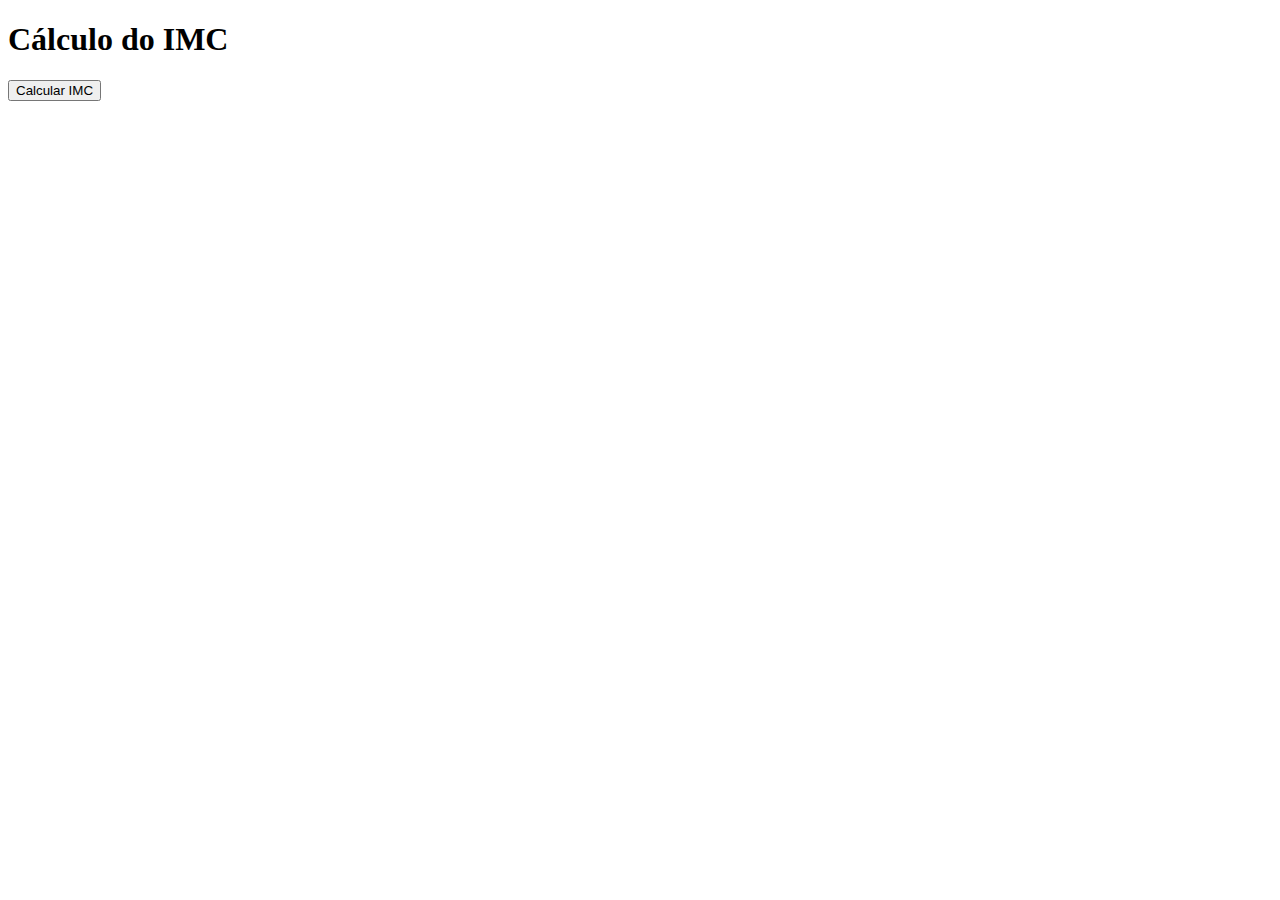
<file: Atividade10/index.html>
<!DOCTYPE html>
<html lang="pt-BR">
<head>
  <meta charset="UTF-8">
  <meta name="viewport" content="width=device-width, initial-scale=1.0">
  <title>Cálculo de IMC</title>
</head>
<body>
  <h1>Cálculo do IMC</h1>
  <button onclick="calcularIMC()">Calcular IMC</button>
  <div id="resultado"></div>
  <script src="script.js"></script>
</body>
</html>
</file>
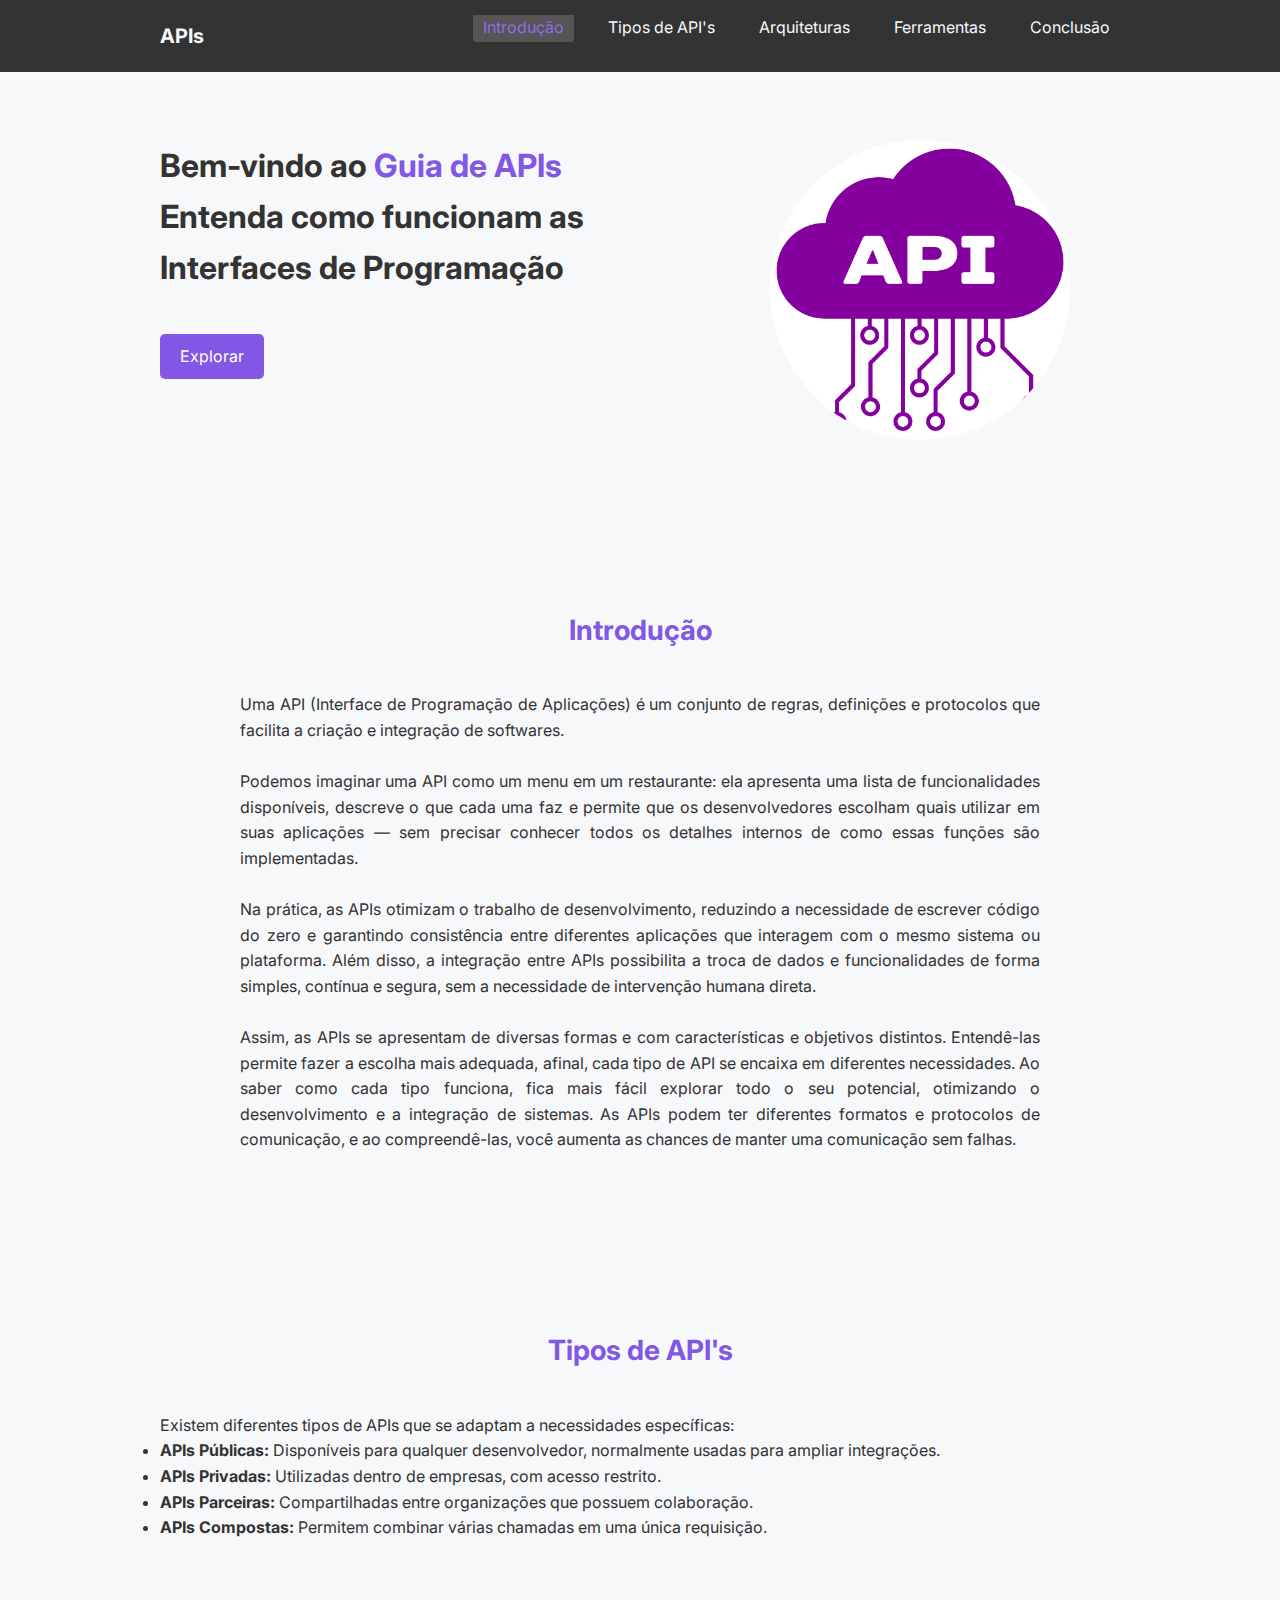
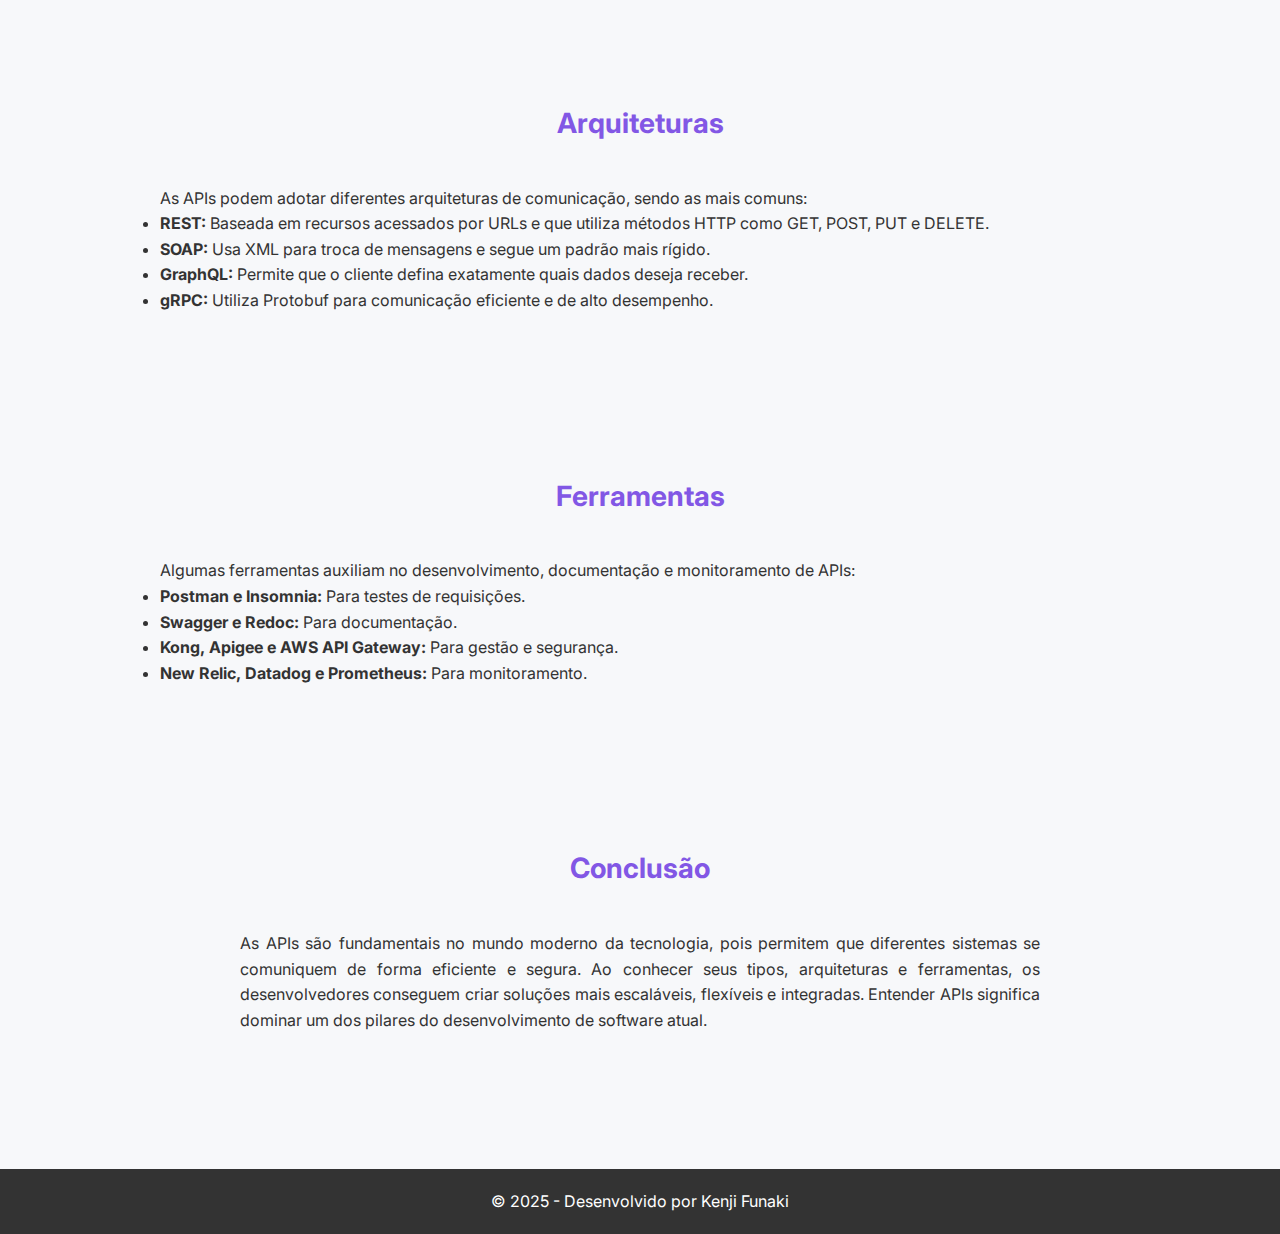
<file: Atividade3/index.html>
<!DOCTYPE html>
<html lang="pt-br">

<head>
    <meta charset="UTF-8">
    <meta name="viewport" content="width=device-width, initial-scale=1.0">
    <meta name="author" content="Kenji Funaki">
    <meta name="description" content="Site explicativo sobre APIs">
    <meta name="keywords" content="API, REST, SOAP, Web, Ferramentas">
    <link rel="stylesheet" href="./styles/style.css" />
    <title>APIs - Guia Completo</title>
</head>

<body>
    <header class="header-1">
        <nav class="nav bd-grid">
            <div>
                <a href="#home" class="nav-logo">APIs</a>
            </div>
            <div class="nav-menu" id="nav-menu">
                <ul class="nav-list">
                    <li class="nav-item"><a href="#introducao" class="nav-link active">Introdução</a></li>
                    <li class="nav-item"><a href="#tipos" class="nav-link">Tipos de API's</a></li>
                    <li class="nav-item"><a href="#arquiteturas" class="nav-link">Arquiteturas</a></li>
                    <li class="nav-item"><a href="#ferramentas" class="nav-link">Ferramentas</a></li>
                    <li class="nav-item"><a href="#conclusao" class="nav-link">Conclusão</a></li>
                </ul>
            </div>
        </nav>
    </header>
    <main>
        <section class="home bd-grid" id="home">
            <div class="home-data">
                <h1 class="home-title">
                    Bem-vindo ao <span class="home-title-color">Guia de APIs</span><br>
                    Entenda como funcionam as Interfaces de Programação
                </h1>
                <a href="#introducao" class="button">Explorar</a>
            </div>

            <div class="home-img">
                <img src="./images/api-banner.png" alt="Ilustração representando APIs e integração de sistemas"
                    title="Guia Completo de APIs" />
            </div>
        </section>

        <section class="about section" id="introducao">
            <h2 class="section-title">Introdução</h2>
            <div class="about-container bd-grid">
                <div>
                    <p class="about-text">
                        Uma API (Interface de Programação de Aplicações) é um conjunto de regras, definições e
                        protocolos que
                        facilita a criação e integração de softwares. <br><br>
                        Podemos imaginar uma API como um menu em um restaurante: ela apresenta uma lista de
                        funcionalidades
                        disponíveis, descreve o que cada uma faz e permite que os desenvolvedores escolham quais
                        utilizar em suas
                        aplicações — sem precisar conhecer todos os detalhes internos de como essas funções são
                        implementadas. <br><br>
                        Na prática, as APIs otimizam o trabalho de desenvolvimento, reduzindo a necessidade de escrever
                        código do zero e
                        garantindo consistência entre diferentes aplicações que interagem com o mesmo sistema ou
                        plataforma.
                        Além disso, a integração entre APIs possibilita a troca de dados e funcionalidades de forma
                        simples, contínua e
                        segura, sem a necessidade de intervenção humana direta. <br><br>
                        Assim, as APIs se apresentam de diversas formas e com características e objetivos distintos.
                        Entendê-las permite fazer a escolha mais adequada, afinal, cada tipo de API se encaixa em
                        diferentes necessidades.
                        Ao saber como cada tipo funciona, fica mais fácil explorar todo o seu potencial, otimizando o
                        desenvolvimento e a integração de sistemas.
                        As APIs podem ter diferentes formatos e protocolos de comunicação, e ao compreendê-las, você
                        aumenta as chances de manter uma comunicação sem falhas.
                    </p>
                </div>
            </div>
        </section>

        <section class="tipos section" id="tipos">
            <h2 class="section-title">Tipos de API's</h2>
            <p>Existem diferentes tipos de APIs que se adaptam a necessidades específicas:</p>
            <ul class="lista">
                <li><strong>APIs Públicas:</strong> Disponíveis para qualquer desenvolvedor, normalmente usadas para
                    ampliar integrações.</li>
                <li><strong>APIs Privadas:</strong> Utilizadas dentro de empresas, com acesso restrito.</li>
                <li><strong>APIs Parceiras:</strong> Compartilhadas entre organizações que possuem colaboração.</li>
                <li><strong>APIs Compostas:</strong> Permitem combinar várias chamadas em uma única requisição.</li>
            </ul>
        </section>

        <section class="arquiteturas section" id="arquiteturas">
            <h2 class="section-title">Arquiteturas</h2>
            <p>As APIs podem adotar diferentes arquiteturas de comunicação, sendo as mais comuns:</p>
            <ul class="lista">
                <li><strong>REST:</strong> Baseada em recursos acessados por URLs e que utiliza métodos HTTP como GET,
                    POST, PUT e DELETE.</li>
                <li><strong>SOAP:</strong> Usa XML para troca de mensagens e segue um padrão mais rígido.</li>
                <li><strong>GraphQL:</strong> Permite que o cliente defina exatamente quais dados deseja receber.</li>
                <li><strong>gRPC:</strong> Utiliza Protobuf para comunicação eficiente e de alto desempenho.</li>
            </ul>
        </section>

        <section class="ferramentas section" id="ferramentas">
            <h2 class="section-title">Ferramentas</h2>
            <p>Algumas ferramentas auxiliam no desenvolvimento, documentação e monitoramento de APIs:</p>
            <ul class="lista">
                <li><strong>Postman e Insomnia:</strong> Para testes de requisições.</li>
                <li><strong>Swagger e Redoc:</strong> Para documentação.</li>
                <li><strong>Kong, Apigee e AWS API Gateway:</strong> Para gestão e segurança.</li>
                <li><strong>New Relic, Datadog e Prometheus:</strong> Para monitoramento.</li>
            </ul>
        </section>

        <section class="about section" id="conclusao">
            <h2 class="section-title">Conclusão</h2>
            <div class="about-container bd-grid">
                <div>
                    <p class="about-text">
                        As APIs são fundamentais no mundo moderno da tecnologia, pois permitem que diferentes sistemas
                        se comuniquem de forma eficiente e segura.
                        Ao conhecer seus tipos, arquiteturas e ferramentas, os desenvolvedores conseguem criar soluções
                        mais escaláveis, flexíveis e integradas.
                        Entender APIs significa dominar um dos pilares do desenvolvimento de software atual.
                    </p>
                </div>
            </div>
        </section>
    </main>

    <footer class="footer">
        <p>&copy; 2025 - Desenvolvido por Kenji Funaki</p>
    </footer>
</body>

</html>
</file>
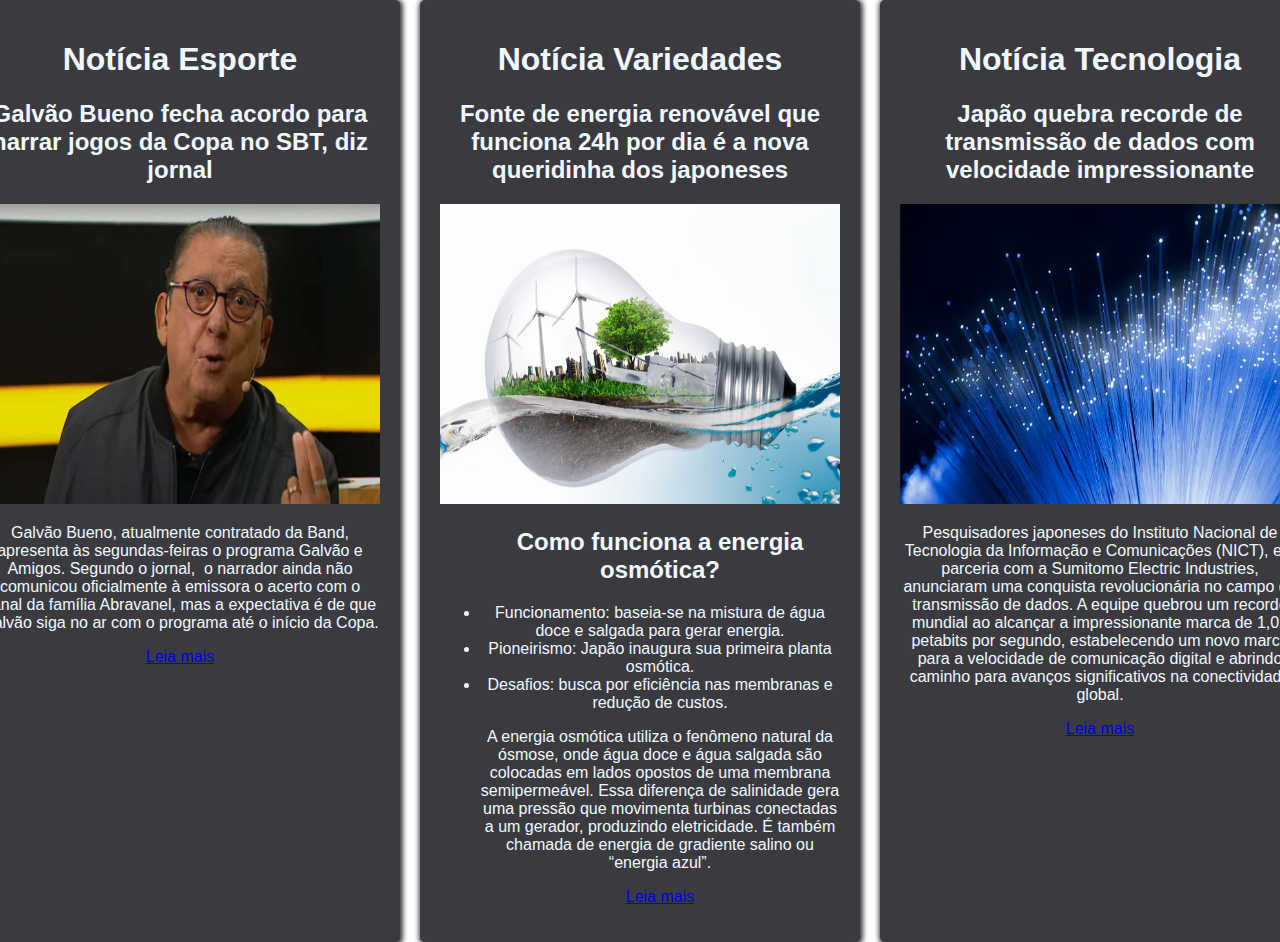
<file: Atividade4/index.html>
<!DOCTYPE html>
<html lang="en">

<head>
    <meta charset="UTF-8">
    <meta name="viewport" content="width=device-width, initial-scale=1.0">
    <link rel="stylesheet" href=".styles/ativ4.css">
    <title>Site de Notícia</title>
</head>

<body>
    <div class="container">
        <div class="card">
            <h1>Notícia Esporte</h1>
            <h2>Galvão Bueno fecha acordo para narrar jogos da Copa no SBT, diz jornal</h2>
            <img src=".images/GalvaoBueno.jpeg" alt="Foto do Galvãozão" width="400px" height="300px">
            <br>
            <p>Galvão Bueno, atualmente contratado da Band, apresenta às segundas-feiras o programa Galvão e Amigos.
                Segundo o jornal, 
                o narrador ainda não comunicou oficialmente à emissora o acerto com o canal da família Abravanel,
                mas a expectativa é de que Galvão siga no ar com o programa até o início da Copa.</p>
                    <a href="https://www.terra.com.br/diversao/tv/galvao-bueno-fecha-acordo-para-narrar-jogos-da-copa-no-sbt-diz-jornal,42392d81ef293c732f69e2d81facc6c0i3mm35rv.html" target="_blank" class="button">Leia mais</a>
        </div>
        <div class="card">
            <h1>Notícia Variedades</h1>
            <h2>Fonte de energia renovável que funciona 24h por dia é a nova queridinha dos japoneses</h2>
            <img src=".images/Fonte-de-energia-renovavel-que-funciona-24h-por-dia-e-a-nova-queridinha-dos-japoneses.jpeg"
                alt="Olha o tamanho disso!" width="400px" height="300px">
            <br>
            <ul>
                <h2>Como funciona a energia osmótica?</h2>
                <li>Funcionamento: baseia-se na mistura de água doce e salgada para gerar energia.</li>
                <li>Pioneirismo: Japão inaugura sua primeira planta osmótica.</li>
                <li>Desafios: busca por eficiência nas membranas e redução de custos.</li>


                <p>A energia osmótica utiliza o fenômeno natural da ósmose, onde água doce e água salgada são colocadas
                    em lados
                    opostos de uma membrana semipermeável. Essa diferença de salinidade gera uma pressão que movimenta
                    turbinas conectadas a um gerador,
                    produzindo eletricidade. É também chamada de energia de gradiente salino ou “energia azul”.</p>
                    <a href="https://oantagonista.com.br/ladooa/variedades/fonte-de-energia-renovavel-que-funciona-24h-por-dia-e-a-nova-queridinha-dos-japoneses/" target="_blank" class="button">Leia mais</a>
            </ul>
        </div>
        <div class="card">
            <h1>Notícia Tecnologia</h1>
            <h2>Japão quebra recorde de transmissão de dados com velocidade impressionante </h2>
            <img src=".images/fibra-otica-620-original2.jpeg" alt="IMPRESSIONANTE!" width="400px" height="300px">
            <br>
            <p>Pesquisadores japoneses do Instituto Nacional de Tecnologia da Informação e Comunicações (NICT), em parceria com a 
                Sumitomo Electric Industries, anunciaram uma conquista revolucionária no campo da transmissão de dados. A equipe quebrou um 
                recorde mundial ao alcançar a impressionante marca de 1,02 petabits por segundo, estabelecendo um novo marco 
                para a velocidade de comunicação digital e abrindo caminho para avanços significativos na conectividade global. </p>
                <a href="https://veja.abril.com.br/tecnologia/japao-quebra-recorde-de-transmissao-de-dados-com-velocidade-impressionante/" target="_blank" class="button">Leia mais</a>
        </div>
    </div>
</body>

</html>
</file>
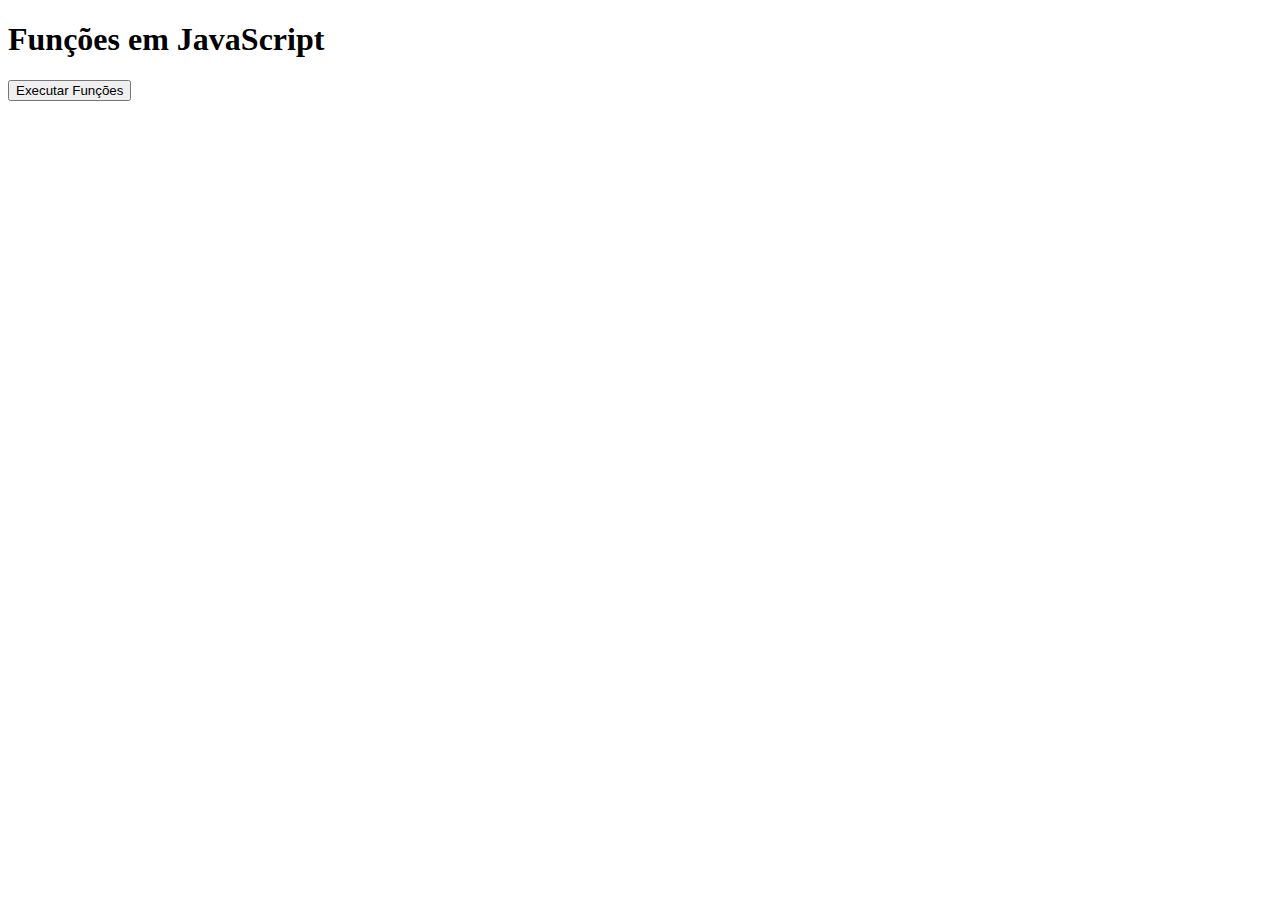
<file: Atividade9/index.html>
<!DOCTYPE html>
<html lang="pt-BR">
<head>
  <meta charset="UTF-8">
  <meta name="viewport" content="width=device-width, initial-scale=1.0">
  <title>Funções em JavaScript</title>
</head>
<body>
  <h1>Funções em JavaScript</h1>
  <button onclick="executarFuncoes()">Executar Funções</button>
  <div id="resultado"></div>
  <script src="script.js"></script>
</body>
</html>
</file>
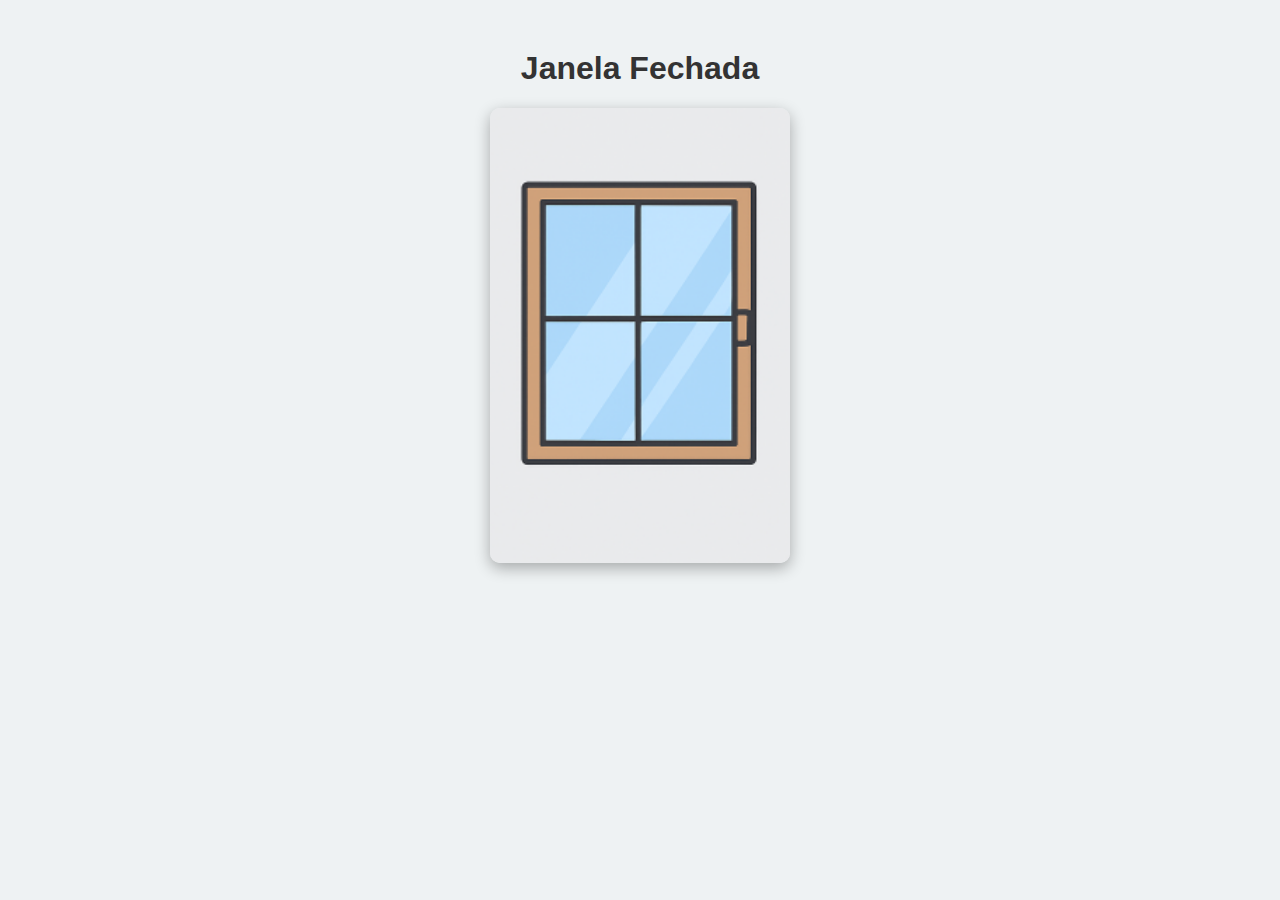
<file: Atividade13/Atividade13.html>
<!DOCTYPE html>
<html lang="pt-BR">
<head>
  <meta charset="UTF-8">
  <meta name="viewport" content="width=device-width, initial-scale=1.0">
  <title>Abra a Janela</title>
  <style>
    body {
      font-family: Arial, sans-serif;
      text-align: center;
      margin-top: 50px;
      background-color: #eef2f3;
    }

    h1 {
      color: #333;
    }

    img {
      width: 300px;
      height: auto;
      cursor: pointer;
      border-radius: 10px;
      box-shadow: 0 5px 15px rgba(0,0,0,0.3);
      transition: transform 0.2s;
    }

    img:hover {
      transform: scale(1.05);
    }
  </style>
</head>
<body>

  <h1 id="titulo">Janela Fechada</h1>
  <img id="janela" src="janelaFechada.png" alt="Janela">

  <script src="script.js"></script>

</body>
</html>
</file>
<file: Atividade4/.styles/ativ4.css>
body{
    font-family: Arial, Helvetica, sans-serif;
    margin: 0;
    padding: 0;
}
.button-box {
    margin-top: 20px;
    padding: 10px;
    background-color: #2C2C2F;
    border-radius: 5px;
}

.button-box .button{
    display: inline-block;
    padding: 10px 20px;
    background-color: #3B3B3F;
    color: white;
    border-radius: 5px;
    text-decoration: none;
    font-weight: bold;
}

.button-box .btn:hover {
    background-color: #555;
}

.p {
    font-size: 12px;
}

.container {
    display: flex;
    align-items: stretch;
    justify-content: center;
    width: 100%;
    max-width: 1200px;
    margin: 0 auto;
    gap: 20px;
    padding: 0 20px;
}

.card {
    flex: 1;
    background-color: #3B3B3F;
    color: aliceblue;
    text-align: center;
    padding: 20px;
    border-radius: 5px;
    box-shadow: 1px 1px 2px 0.2px rgba(57, 59, 61, 0),
                1px 1px 5px 2px #3B3B3F;
    min-height: 200px;
}
</file>
<file: Atividade3/styles/style.css>
/* atencao nao esta responsivo */

@import url('https://fonts.googleapis.com/css2?family=Inter:wght@400&display=swap');

/* Reset básico */
/* todo o documento 
essa regra garante que todos os elementos da página comecem com as margens e preenchimentos zerados
(os navegadores podem ter seus valores internos) e
 com o modelo de caixa previsível, 
 o que proporciona uma base consistente para
 começar a estilizar a página e
  evita inconsistências entre diferentes 
  navegadores. */

* {
    margin: 0;
    padding: 0;
    box-sizing: border-box;
}

/* elemento raiz no caso html */
:root {
    --corprincipal: #F7F8FA;
}

/* comportamento do scroll é feito
de maneira suave por ex. quando vai
para uma outra parte da mesma */

html {
    scroll-behavior: smooth;
}

body {
    font-family: Inter, Arial, sans-serif;
    line-height: 1.6;
    color: #333333;
    background-color: var(--corprincipal);
}

/* Header e Navegação */
.header-1 {
    background-color: #333;
    color: white;
    padding: 15px 0;
    position: fixed;
    /* nao muda com o scroll */
    width: 100%;
    /* A propriedade top só tem efeito 
    quando o elemento está posicionado com position
    cabeçalho ficará fixo no topo da página, 
    e o valor top: 0; “cola” ele exatamente na borda
     superior da janela (sem nenhum espaço).
    Se fosse top: 10px;, por exemplo, o header
     ficaria 10 pixels abaixo do topo da tela.
     */
    top: 0;
}

.nav {
    width: 960px;
    margin: 0 auto;
    /*qualquer conteúdo que "extrapole" as bordas do elemento 
    é simplesmente recortado e escondido */
    overflow: hidden;
}

.nav-logo {
    color: var(--corprincipal);
    text-decoration: none;
    /* tira sublinhado  links */
    font-weight: bold;
    /* espessura dos caracteres */
    font-size: 20px;
    float: left;
    /* flutua um elemento */
    padding: 5px 0;
}

.nav-menu {
    float: right;
}

.nav-list {
    list-style: none;
    /* remover marcador */
}

.nav-item {
    display: inline-block;
    margin-left: 20px;
}

.nav-link {
    color: var(--corprincipal);
    text-decoration: none;
    padding: 5px 10px;
}

.nav-link.active,
.nav-link:hover {
    color: #906ce4;
    background-color: #555;
    border-radius: 3px;
}

/* Seções gerais */
section {
    padding: 80px 0;
    width: 960px;
    margin: 0 auto;
}

.section-title {
    text-align: center;
    margin-bottom: 40px;
    font-size: 28px;
    color: #8257E5;
}

/* Home Section */
.home {
    margin-top: 60px;
    overflow: hidden;
}

.home-data {
    float: left;
    width: 500px;
}

.home-title {
    font-size: 32px;
    margin-bottom: 20px;
}

.home-title-color {
    color: #8257E5;
}

.home-img {
    float: right;
    width: 400px;
    text-align: center;
}

.home-img img {
    width: 300px;
    height: 300px;
    border-radius: 50%;
    /* arredondar cantos */
    object-fit: cover;
    /* ajusta imagem ao container preservando sua proporção.  */
}

.button {
    display: inline-block;
    background-color: #8257E5;
    color: white;
    padding: 10px 20px;
    text-decoration: none;
    border-radius: 5px;
    margin-top: 20px;
}

.button:hover {
    background-color: #0056b3;
}

/* About Section */
.about {
    text-align: center;
}

.about-container {
    width: 800px;
    margin: 0 auto;
}

.about-subtitle {
    margin-bottom: 20px;
    font-size: 24px;
}

.about-text {
    margin-bottom: 15px;
    text-align: justify;
}

/* Formation Section */
.formation {
    text-align: center;
}

.formation-container {
    width: 800px;
    margin: 0 auto;
    text-align: left;
}

/* pweb noite 27/08 */
.formation-container h3 {
    margin-bottom: 10px;
}

.formation-container p,
.formation-container ol {
    margin-bottom: 20px;
}

.formation-container ol {
    padding-left: 40px;
}

/* Skills Section */
.skills {
    text-align: center;
}

.skills-container {
    width: 800px;
    margin: 0 auto;
    text-align: left;
}

.skills-subtitle {
    margin-bottom: 20px;
    font-size: 24px;
}

.skills-text {
    margin-bottom: 30px;
}

.skills-data {
    margin-bottom: 15px;
    position: relative;
    padding-right: 60px;
}

.skills-names {
    margin-bottom: 5px;
}

.skills-bar {
    height: 20px;
    background-color: #e0e0e0;
    border-radius: 10px;
    margin-bottom: 5px;
    top: 0;
}

.skills-html {
    width: 80%;
    background-color: #8257E5;
}

/* pweb manha 01/09 */
.skills-css {
    width: 75%;
    background-color: #8257E5;
}

.skills-js {
    width: 70%;
    background-color: #8257E5;
}

.skills-percentage {
    position: absolute;
    /*posiciona em relação ao pai nesse caso skills-data - para a % ficar do lado da barra*/
    top: 0;
    right: 0;
    /* alinha com a altura da barra */
    line-height: 20px;
    font-weight: bold;
    /* Espaço entre a barra e o texto */
    padding-left: 10px;
}

.skills-container h3 {
    margin: 30px 0 15px 0;
}

.skills-container dl {
    margin-left: 20px;
}

.skills-container dt {
    font-weight: bold;
    margin-top: 10px;
}

.skills-container dd {
    margin-left: 20px;
    margin-bottom: 10px;
}

/* Projects Section */
.projects {
    text-align: center;
}

.projects-text {
    width: 800px;
    margin: 0 auto 40px auto;
}

.projects-table {
    width: 100%;
    /* As bordas das células e da 
    tabela se fundem em uma única borda,
     eliminando o espaço entre elas. */
    border-collapse: collapse;
    margin-bottom: 30px;
}

.projects-table th,
.projects-table td {
    border: 1px solid #ddd;
    padding: 10px;
    text-align: left;
}

.projects-table th {
    background-color: #f2f2f2;
}

.projects-container {
    width: 900px;
    margin: 0 auto;
    /* para nao transbordar se usar grid não precisa */
    overflow: hidden;

}

.projects-img {
    float: left;
    width: 300px;
    margin-right: 30px;
    text-align: center;
}


.projects-img img {
    width: 100%;
    height: 300px;
    object-fit: cover;
    border: 1px solid #ddd;
}

.projects-img figcaption {
    margin-top: 10px;
    font-style: italic;
}

/* Contact Section */
.contact {
    text-align: center;
}

.contact-container {
    width: 500px;
    margin: 0 auto;
}

.contact-container a {
    display: inline-block;
    margin: 0 20px;
}

.contact-container img {
    transition: transform 0.5s;
}

.contact-container img:hover {
    transform: scale(1.1);
}

/* Footer */
footer {
    background-color: #333;
    color: white;
    text-align: center;
    padding: 20px 0;
    margin-top: 40px;
}


#footer-title {
    color: #e58d57;
}

/** Próximos passos **/
.bd-grid {}

/* Classe bd-grid sera utilizada quando transformado em grids. Ela aparece nos seguintes elementos do HTML:
header,nav,section com as classes home, about, formation, skills, projects e contact
div com as classes about-container, formation-container, skills-container, projects-container e contact-container
*/

/* substituir o layout baseado em floats por Flexbox ou CSS Grid para tratar a responsividade e manutenibilidade. 
As larguras fixas (960px, 800px, etc.) serão 
convertidas para valores relativos em, rem, %
 ou usar media queries para diferentes tamanhos de tela.
 */
</file>
